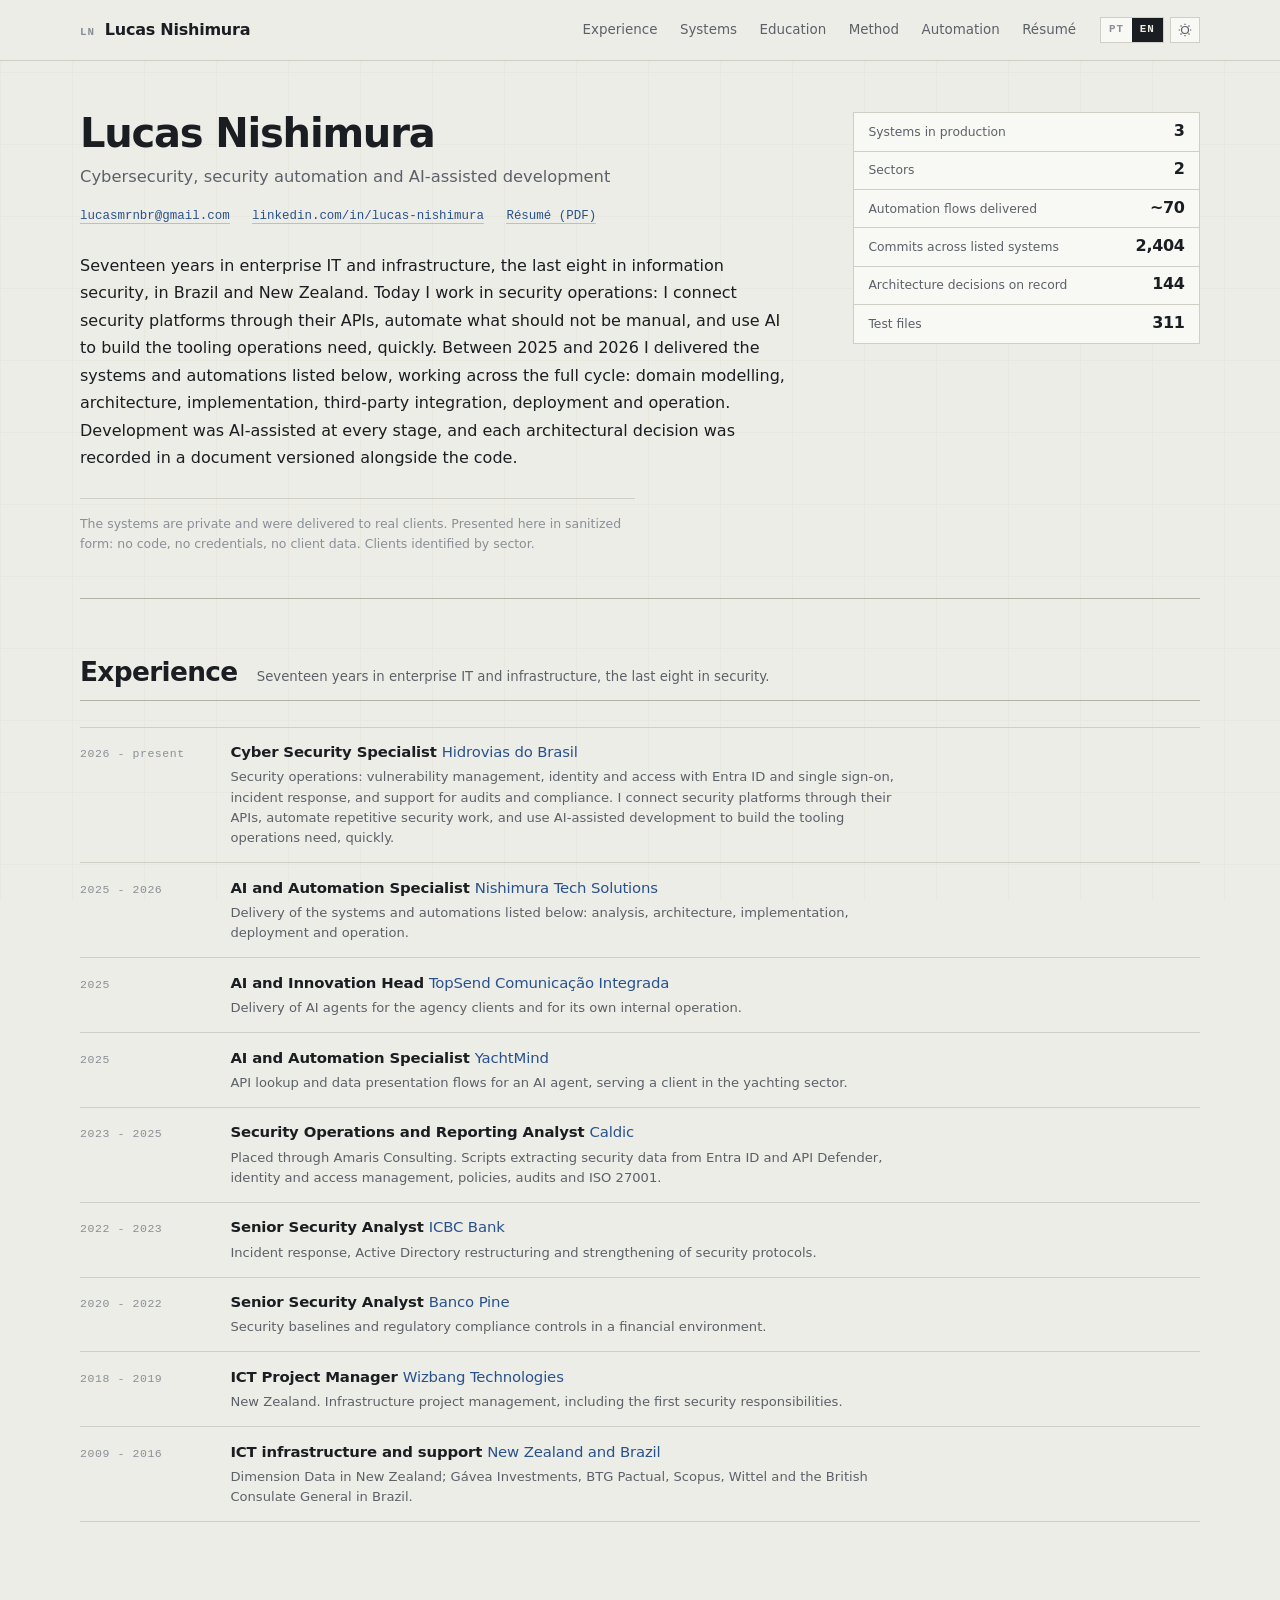
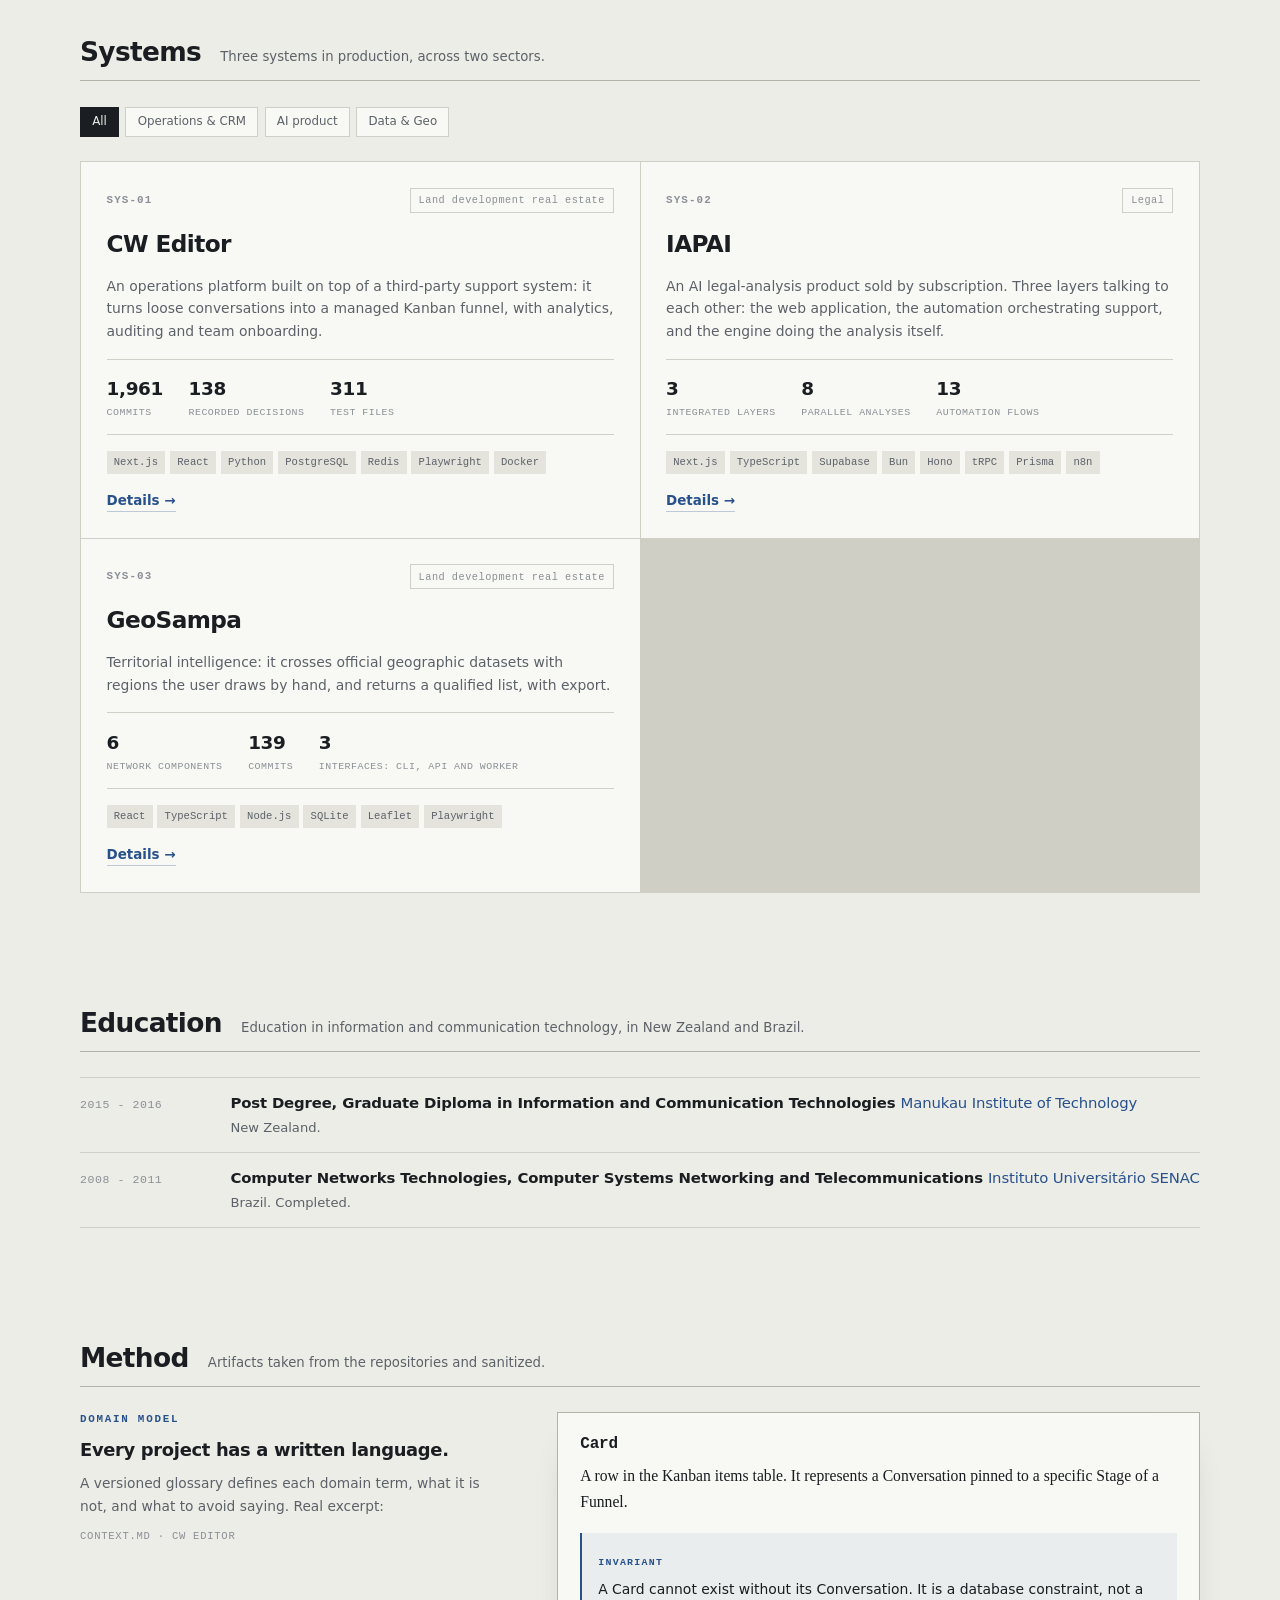
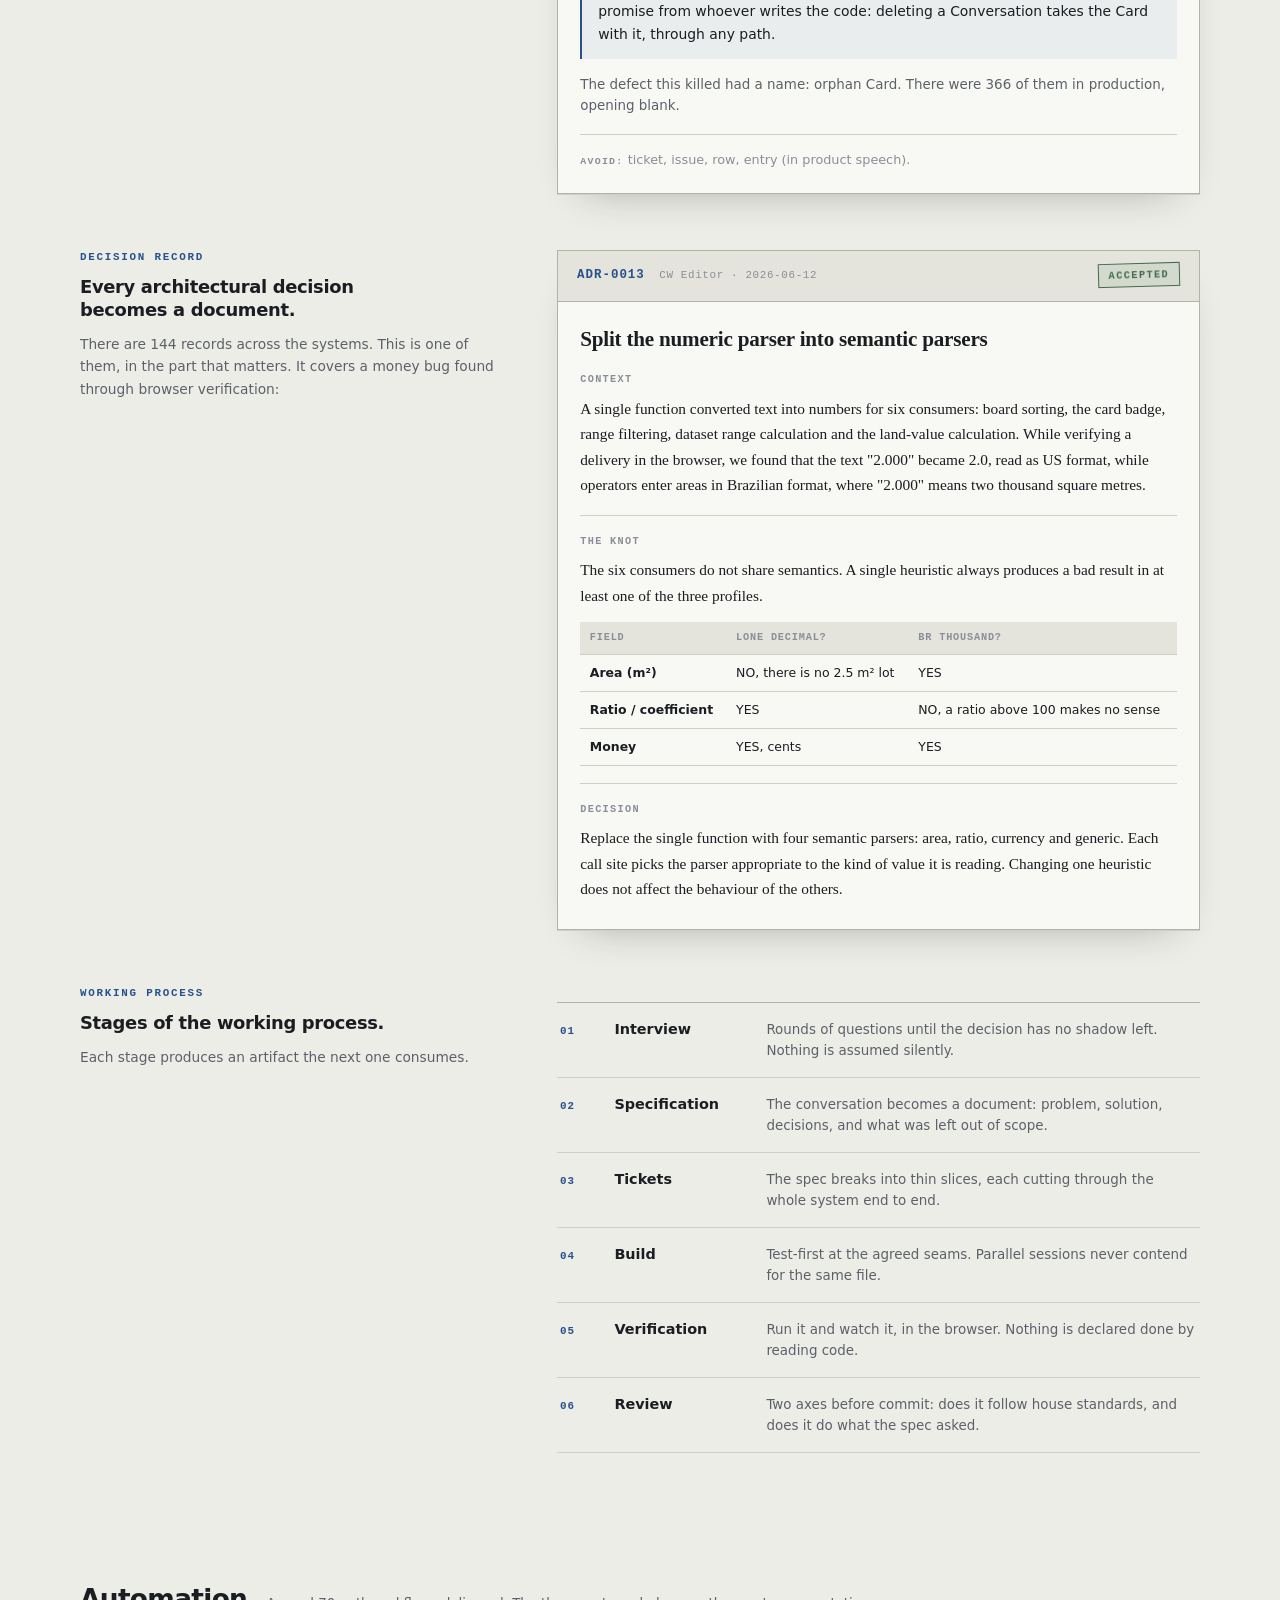
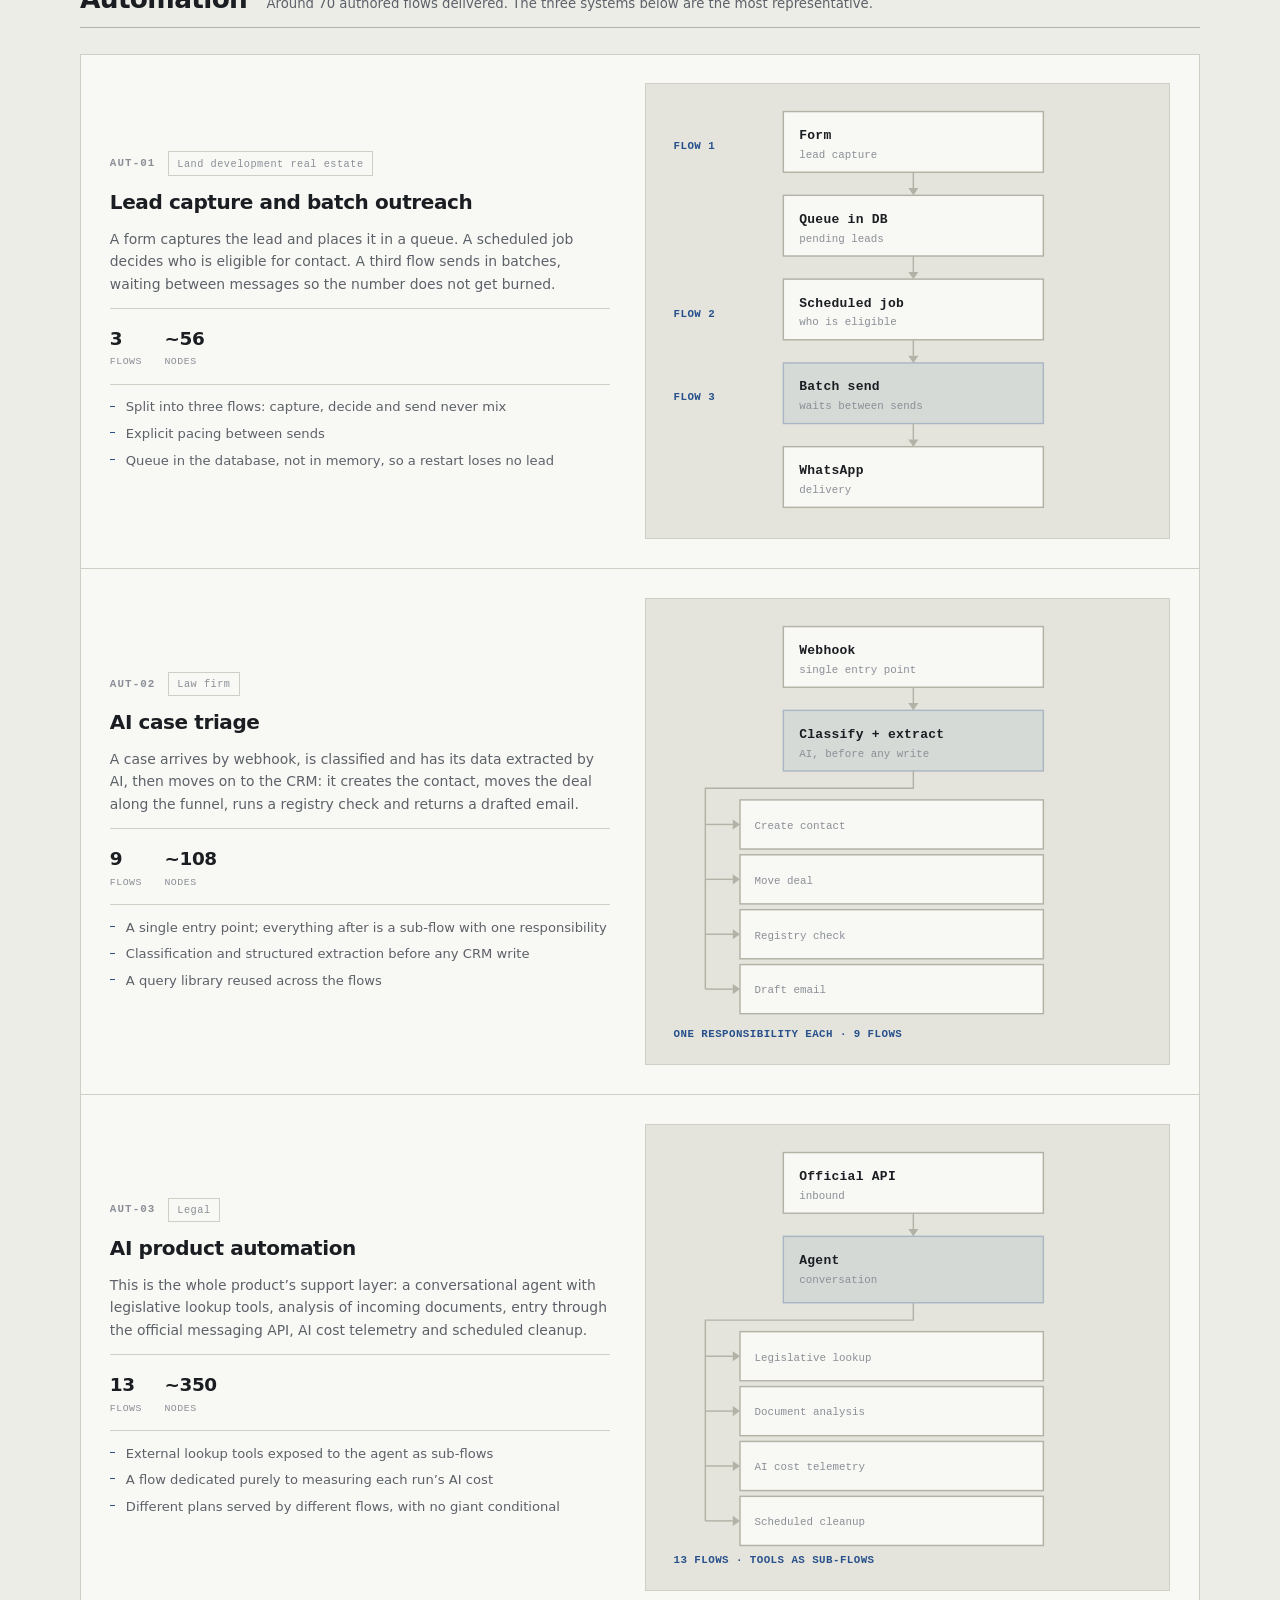
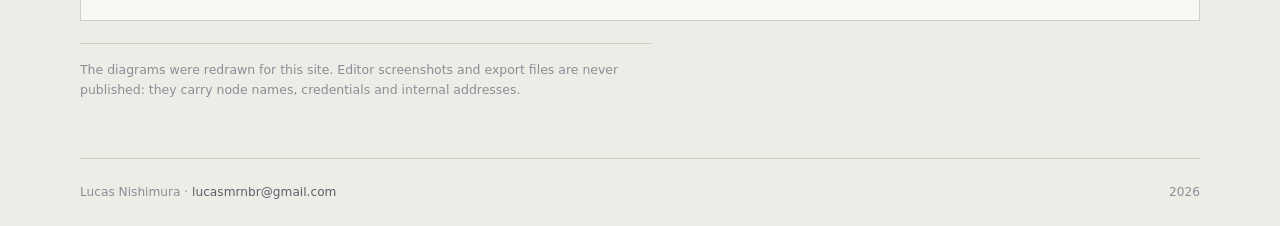
<file: index.html>
<!doctype html>
<html lang="pt-BR">
<head>
<meta charset="utf-8" />
<meta name="viewport" content="width=device-width, initial-scale=1" />
<title>Lucas Nishimura</title>
<meta name="description" content="Portfólio de Lucas Nishimura. Sistemas de operação, automação de processos e segurança: três em produção, em dois setores." />
<meta name="author" content="Lucas Nishimura" />
<link rel="canonical" href="https://lucasvnd.github.io/" />

<meta property="og:type" content="profile" />
<meta property="og:site_name" content="Lucas Nishimura" />
<meta property="og:title" content="Lucas Nishimura" />
<meta property="og:description" content="Sistemas de operação, automação de processos e segurança. Três em produção, em dois setores." />
<meta property="og:url" content="https://lucasvnd.github.io/" />
<meta property="og:locale" content="pt_BR" />
<meta property="og:locale:alternate" content="en_US" />
<meta property="og:image" content="https://lucasvnd.github.io/og.png" />
<meta property="og:image:width" content="1200" />
<meta property="og:image:height" content="630" />
<meta name="twitter:card" content="summary_large_image" />
<meta name="twitter:title" content="Lucas Nishimura" />
<meta name="twitter:description" content="Sistemas de operação, automação de processos e segurança. Três em produção, em dois setores." />
<meta name="twitter:image" content="https://lucasvnd.github.io/og.png" />

<link rel="icon" href="data:image/svg+xml,%3Csvg xmlns='http://www.w3.org/2000/svg' viewBox='0 0 32 32'%3E%3Crect width='32' height='32' fill='%2328518C'/%3E%3Cpath d='M8 7h3v14h8v3H8z' fill='%23fff'/%3E%3Crect x='19' y='7' width='5' height='3' fill='%23fff'/%3E%3C/svg%3E" />
<meta name="theme-color" content="#EDEDE7" media="(prefers-color-scheme: light)" />
<meta name="theme-color" content="#15161A" media="(prefers-color-scheme: dark)" />

<link rel="stylesheet" href="./styles.css" />

<script>
  /* Antes da primeira pintura: sem isso, quem usa tema claro leva um flash
     escuro (e vice-versa) a cada carregamento. */
  (function () {
    try {
      var t = localStorage.getItem('portfolio-theme');
      if (t === 'light' || t === 'dark') document.documentElement.dataset.theme = t;
      var l = new URLSearchParams(location.search).get('lang') || localStorage.getItem('portfolio-lang');
      if (l === 'en' || l === 'pt') document.documentElement.lang = l === 'en' ? 'en' : 'pt-BR';
    } catch (e) { /* localStorage bloqueado: os padrões seguem valendo */ }
  })();
</script>

<script type="application/ld+json">
{
  "@context": "https://schema.org",
  "@type": "Person",
  "name": "Lucas Nishimura",
  "url": "https://lucasvnd.github.io/",
  "email": "mailto:lucasmrnbr@gmail.com",
  "jobTitle": "Desenvolvedor de software",
  "description": "Desenvolvimento de software, automação e segurança.",
  "sameAs": ["https://www.linkedin.com/in/lucas-nishimura"],
  "knowsAbout": ["n8n", "Next.js", "TypeScript", "Python", "PostgreSQL", "Automação de processos", "Segurança da informação"]
}
</script>
</head>

<body>
<a class="skip-link" href="#main" data-i18n="ui.skipToContent">Pular para o conteúdo</a>

<header class="masthead">
  <div class="shell masthead-inner">
    <a class="brand" href="#top">
      <span class="ident">LN</span>
      <span class="brand-name">Lucas Nishimura</span>
    </a>
    <nav aria-label="Seções">
      <a href="#experiencia" data-i18n="nav.experience">Experiência</a>
      <a href="#sistemas" data-i18n="nav.systems">Sistemas</a>
      <a href="#formacao" data-i18n="nav.education">Formação</a>
      <a href="#metodo" data-i18n="nav.method">Método</a>
      <a href="#automacoes" data-i18n="nav.automations">Automações</a>
      <a href="./cv.html" data-i18n="cv.title">Currículo</a>
    </nav>
    <div class="masthead-tools">
      <div class="lang-switch" id="lang-switch" role="group" aria-label="Idioma / Language">
        <button type="button" data-lang="pt" aria-pressed="true">PT</button>
        <button type="button" data-lang="en" aria-pressed="false">EN</button>
      </div>
      <button type="button" class="icon-button" id="theme-toggle" aria-label="Alternar tema">
        <svg viewBox="0 0 16 16" aria-hidden="true" fill="none" stroke="currentColor" stroke-width="1.4">
          <circle cx="8" cy="8" r="4" /><path d="M8 .8v1.6M8 13.6v1.6M.8 8h1.6M13.6 8h1.6M2.9 2.9l1.1 1.1M12 12l1.1 1.1M13.1 2.9L12 4M4 12l-1.1 1.1" />
        </svg>
      </button>
    </div>
  </div>
</header>

<main id="main">
  <div id="top"></div>

  <!-- Perfil: abre como uma página de perfil, não como um anúncio. -->
  <section class="shell profile">
    <div class="profile-main">
      <h1>Lucas Nishimura</h1>
      <p class="profile-role" data-i18n="profile.role"></p>
      <ul class="profile-links" id="profile-links"></ul>
      <p class="profile-bio" data-i18n="profile.bio"></p>
      <p class="profile-disclosure" data-i18n="profile.disclosure"></p>
    </div>
    <dl class="facts" id="facts" aria-label="Números"></dl>
  </section>

  <section class="shell section" id="experiencia">
    <div class="section-head">
      <h2 data-i18n="experience.title"></h2>
      <p class="section-note" data-i18n="experience.note"></p>
    </div>
    <ol class="roles" id="roles"></ol>
  </section>

  <section class="shell section" id="sistemas">
    <div class="section-head">
      <h2 data-i18n="systems.title"></h2>
      <p class="section-note" data-i18n="systems.note"></p>
    </div>
    <div class="filters" id="filters" role="group" aria-label="Filtrar"></div>
    <div class="system-grid" id="system-grid"></div>
  </section>

  <section class="shell section" id="formacao">
    <div class="section-head">
      <h2 data-i18n="education.title"></h2>
      <p class="section-note" data-i18n="education.note"></p>
    </div>
    <ol class="roles" id="education"></ol>
  </section>

  <section class="shell section" id="metodo">
    <div class="section-head">
      <h2 data-i18n="method.title"></h2>
      <p class="section-note" data-i18n="method.note"></p>
    </div>
    <div class="exhibits" id="exhibits"></div>
  </section>

  <section class="shell section" id="automacoes">
    <div class="section-head">
      <h2 data-i18n="automations.title"></h2>
      <p class="section-note" data-i18n="automations.note"></p>
    </div>
    <div class="auto-list" id="auto-list"></div>
    <p class="auto-note" data-i18n="automations.diagramNote"></p>
  </section>
</main>

<footer class="shell site-footer">
  <span id="footer-contact"></span>
  <span id="footer-year"></span>
</footer>

<dialog class="record-dialog" id="record-dialog" aria-label="Detalhes do sistema">
  <div class="dialog-head">
    <span class="ident" id="dialog-ident"></span>
    <button type="button" class="dialog-close" id="dialog-close" aria-label="Fechar">
      <svg viewBox="0 0 16 16" width="11" height="11" aria-hidden="true" stroke="currentColor" stroke-width="1.6"><path d="M3 3l10 10M13 3L3 13" /></svg>
    </button>
  </div>
  <div class="dialog-body" id="dialog-body"></div>
</dialog>

<noscript>
  <p style="padding:2rem;text-align:center">Este portfólio precisa de JavaScript para montar o conteúdo nos dois idiomas. Escreva para lucasmrnbr@gmail.com.</p>
</noscript>

<script type="module" src="./script.js"></script>
</body>
</html>
</file>
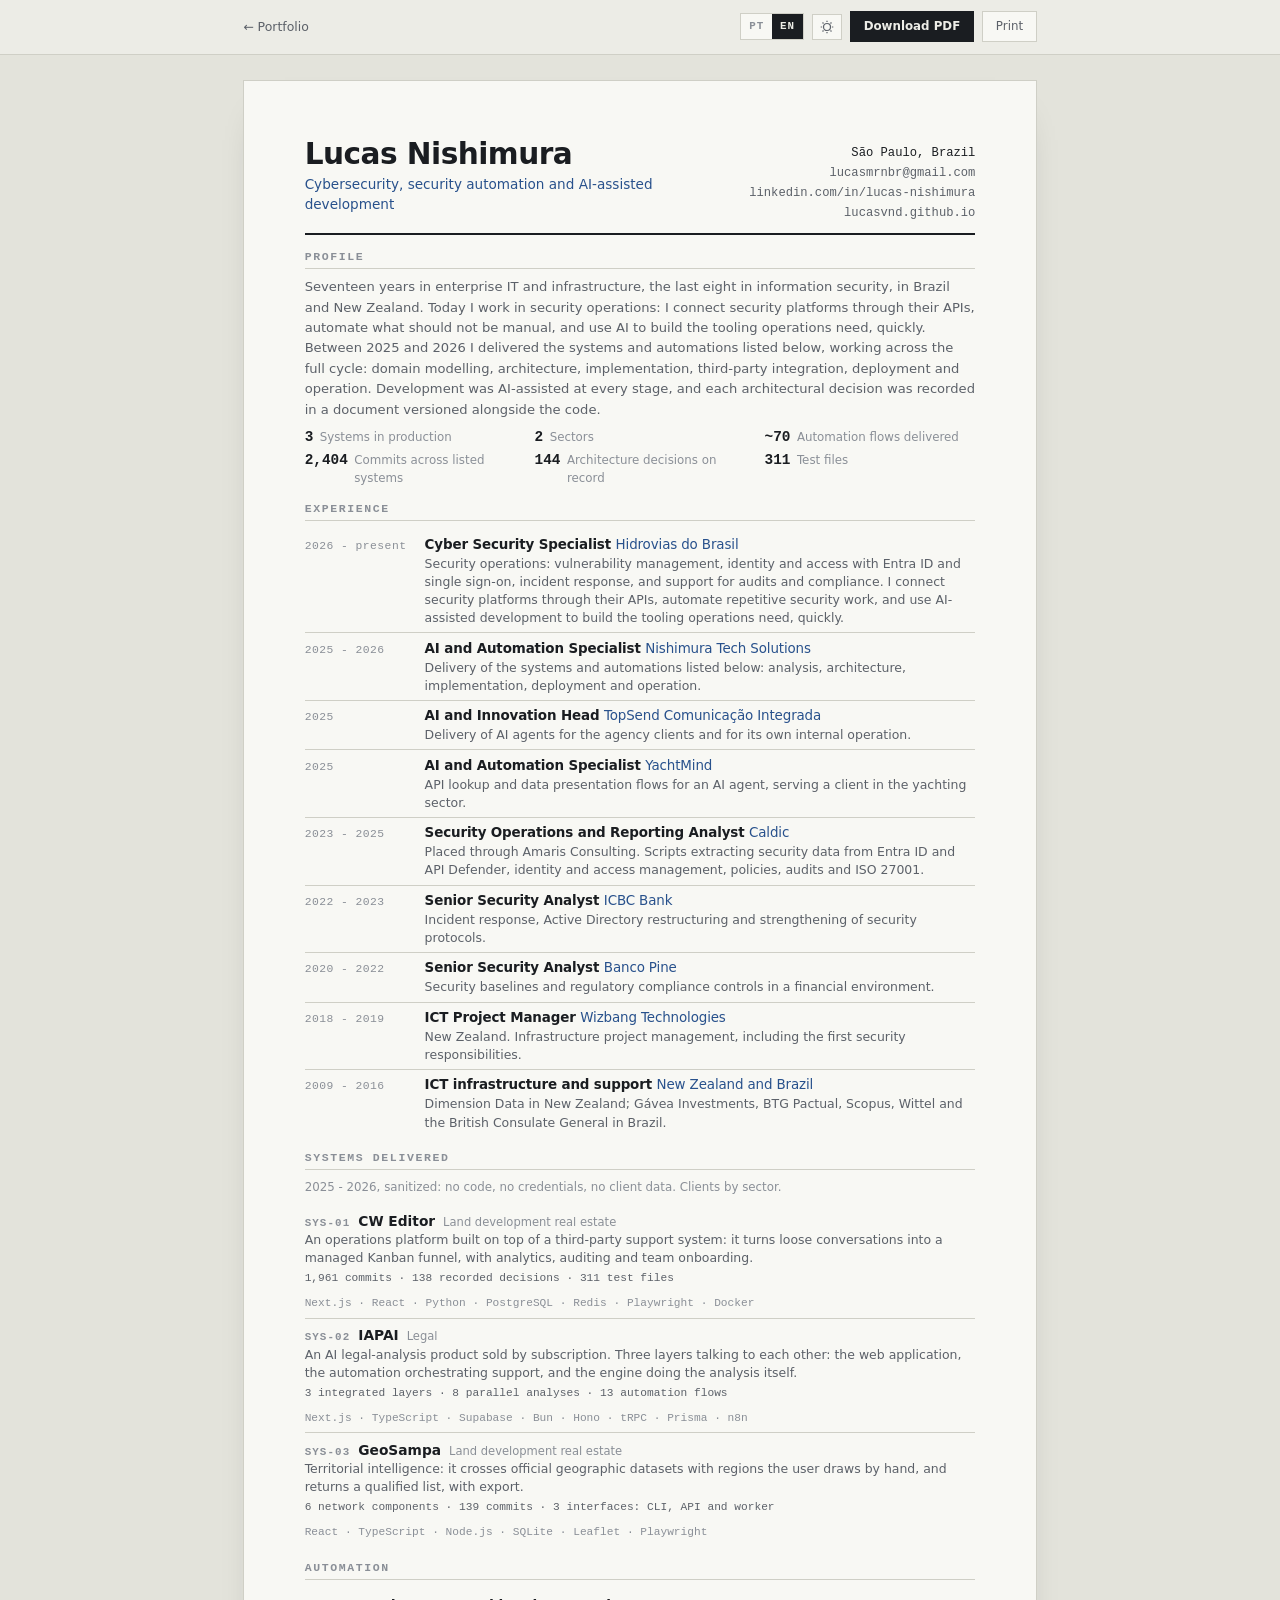
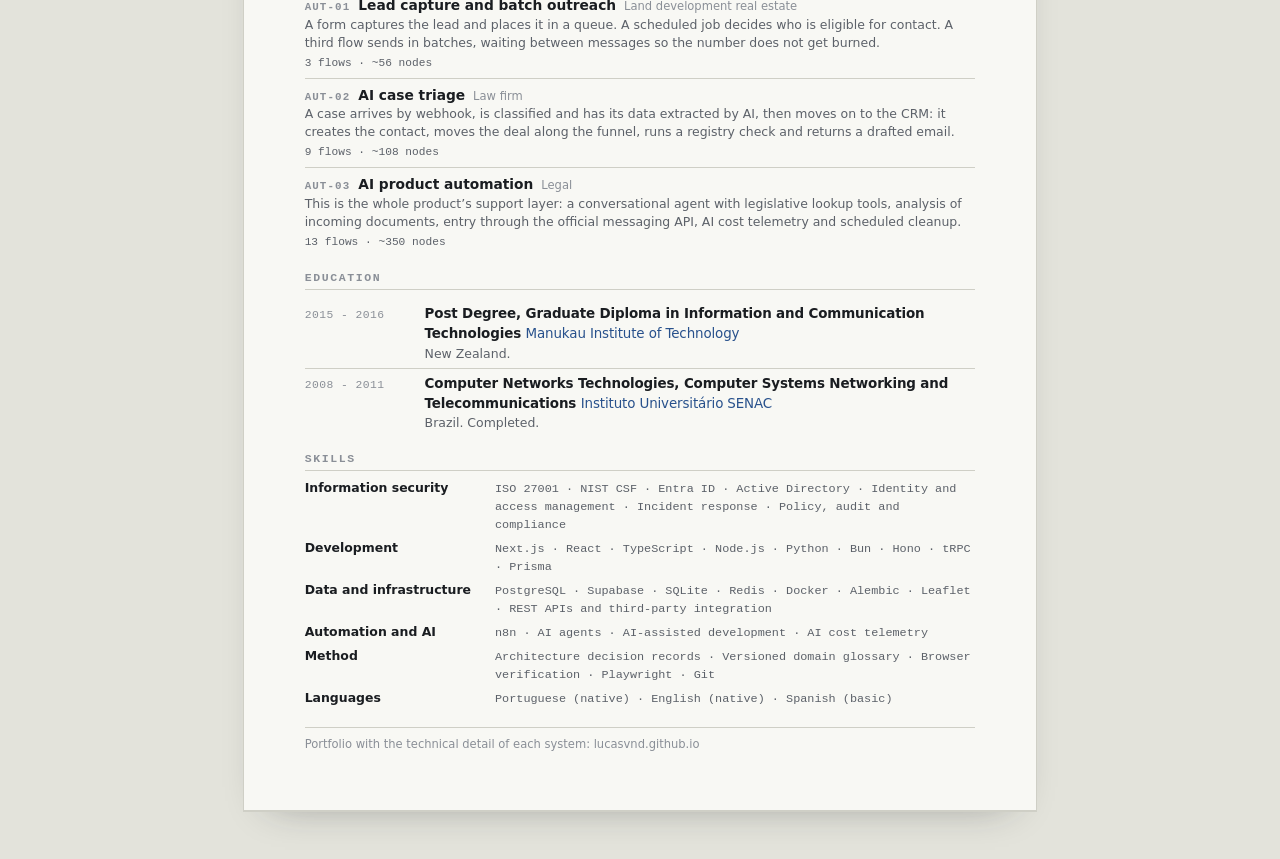
<file: cv.html>
<!doctype html>
<html lang="pt-BR">
<head>
<meta charset="utf-8" />
<meta name="viewport" content="width=device-width, initial-scale=1" />
<title>Lucas Nishimura — Currículo</title>
<meta name="description" content="Currículo de Lucas Nishimura: segurança da informação, automação e desenvolvimento assistido por IA. Versão em PDF de uma folha A4." />
<meta name="author" content="Lucas Nishimura" />
<link rel="canonical" href="https://lucasvnd.github.io/cv.html" />

<meta property="og:type" content="profile" />
<meta property="og:site_name" content="Lucas Nishimura" />
<meta property="og:title" content="Lucas Nishimura — Currículo" />
<meta property="og:description" content="Segurança da informação, automação e desenvolvimento assistido por IA." />
<meta property="og:url" content="https://lucasvnd.github.io/cv.html" />
<meta property="og:image" content="https://lucasvnd.github.io/og.png" />

<link rel="icon" href="data:image/svg+xml,%3Csvg xmlns='http://www.w3.org/2000/svg' viewBox='0 0 32 32'%3E%3Crect width='32' height='32' fill='%2328518C'/%3E%3Cpath d='M8 7h3v14h8v3H8z' fill='%23fff'/%3E%3Crect x='19' y='7' width='5' height='3' fill='%23fff'/%3E%3C/svg%3E" />
<meta name="theme-color" content="#EDEDE7" media="(prefers-color-scheme: light)" />
<meta name="theme-color" content="#15161A" media="(prefers-color-scheme: dark)" />

<link rel="stylesheet" href="./styles.css" />
<link rel="stylesheet" href="./cv.css" />

<script>
  /* Mesmo pré-ajuste do portfólio: tema e idioma antes da primeira pintura,
     para não piscar o tema errado nem o idioma errado. */
  (function () {
    try {
      var t = localStorage.getItem('portfolio-theme');
      if (t === 'light' || t === 'dark') document.documentElement.dataset.theme = t;
      var l = new URLSearchParams(location.search).get('lang') || localStorage.getItem('portfolio-lang');
      if (l === 'en' || l === 'pt') document.documentElement.lang = l === 'en' ? 'en' : 'pt-BR';
    } catch (e) { /* localStorage bloqueado: os padrões seguem valendo */ }
  })();
</script>
</head>

<body class="cv-page">

<!-- Barra de ferramentas: só existe na tela. O papel não a imprime. -->
<div class="cv-bar">
  <a class="cv-back" href="./index.html">
    <span aria-hidden="true">←</span> <span data-i18n="cv.backLabel">Portfólio</span>
  </a>
  <div class="cv-bar-tools">
    <div class="lang-switch" id="lang-switch" role="group" aria-label="Idioma / Language">
      <button type="button" data-lang="pt" aria-pressed="true">PT</button>
      <button type="button" data-lang="en" aria-pressed="false">EN</button>
    </div>
    <button type="button" class="icon-button" id="theme-toggle" aria-label="Alternar tema">
      <svg viewBox="0 0 16 16" aria-hidden="true" fill="none" stroke="currentColor" stroke-width="1.4">
        <circle cx="8" cy="8" r="4" /><path d="M8 .8v1.6M8 13.6v1.6M.8 8h1.6M13.6 8h1.6M2.9 2.9l1.1 1.1M12 12l1.1 1.1M13.1 2.9L12 4M4 12l-1.1 1.1" />
      </svg>
    </button>
    <a class="cv-action" id="cv-download" href="./cv/lucas-nishimura-cv-pt.pdf" download data-i18n="cv.download">Baixar PDF</a>
    <button type="button" class="cv-action cv-action-ghost" id="cv-print" data-i18n="cv.print">Imprimir</button>
  </div>
</div>

<main class="sheet-a4" id="cv">
  <header class="cv-head">
    <div class="cv-head-main">
      <h1>Lucas Nishimura</h1>
      <p class="cv-role" data-i18n="profile.role"></p>
    </div>
    <ul class="cv-contact" id="cv-contact"></ul>
  </header>

  <section class="cv-block">
    <h2 data-i18n="cv.profileTitle"></h2>
    <p class="cv-profile" data-i18n="profile.bio"></p>
    <dl class="cv-facts" id="cv-facts" aria-label="Números"></dl>
  </section>

  <section class="cv-block">
    <h2 data-i18n="experience.title"></h2>
    <ol class="cv-list" id="cv-experience"></ol>
  </section>

  <section class="cv-block">
    <h2 data-i18n="cv.systemsTitle"></h2>
    <p class="cv-note" data-i18n="cv.systemsNote"></p>
    <ul class="cv-systems" id="cv-systems"></ul>
  </section>

  <section class="cv-block">
    <h2 data-i18n="cv.automationsTitle"></h2>
    <ul class="cv-autos" id="cv-automations"></ul>
  </section>

  <section class="cv-block">
    <h2 data-i18n="education.title"></h2>
    <ol class="cv-list" id="cv-education"></ol>
  </section>

  <section class="cv-block">
    <h2 data-i18n="cv.skillsTitle"></h2>
    <dl class="cv-skills" id="cv-skills"></dl>
  </section>

  <footer class="cv-foot">
    <span data-i18n="cv.footerNote"></span>
  </footer>
</main>

<noscript>
  <p style="padding:2rem;text-align:center">Esta página monta o currículo nos dois idiomas com JavaScript. Escreva para lucasmrnbr@gmail.com.</p>
</noscript>

<script type="module" src="./cv.js"></script>
</body>
</html>
</file>
<file: styles.css>
/* ==========================================================================
   Portfólio de Lucas Nishimura
   Linguagem visual: dossiê técnico. Papel manila, tinta de arquivo, carimbo
   de status, identificador em mono. O rastro de decisão é o assunto, então
   é ele que dita a forma.

   Temas: :root carrega a paleta clara completa. O escuro é redefinido em
   dois lugares (preferência de sistema e escolha explícita) e SÓ mexe em
   tokens. Nenhuma cor nasce dentro de um bloco de tema.
   ========================================================================== */

:root {
  /* Papel e tinta */
  --paper:        #ededE7;
  --paper-edge:   #E3E3DB;
  --surface:      #F8F8F4;
  --well:         #E4E4DC;
  --ink:          #1A1D21;
  --ink-soft:     #5C6169;
  --ink-faint:    #8A8F97;
  --rule:         #CFCFC6;
  --rule-strong:  #B2B2A6;

  /* Azul de arquivo: a caneta que assina o registro */
  --accent:       #28518C;
  --accent-ink:   #1C3A66;
  --accent-soft:  rgba(40, 81, 140, .07);
  --accent-line:  rgba(40, 81, 140, .28);

  /* Carimbo de status: semântico, não é o acento */
  --stamp:        #3F6B4A;
  --stamp-soft:   rgba(63, 107, 74, .09);

  --shadow-sheet: 0 1px 0 var(--rule), 0 18px 40px -28px rgba(26, 29, 33, .45);

  --sans:  ui-sans-serif, "Segoe UI Variable Text", "Segoe UI", system-ui, -apple-system, "Helvetica Neue", Arial, sans-serif;
  --mono:  ui-monospace, "Cascadia Mono", "Cascadia Code", Consolas, "SF Mono", Menlo, "Liberation Mono", monospace;
  --serif: "Iowan Old Style", "Palatino Linotype", Georgia, "Times New Roman", Times, serif;

  --shell: min(1120px, 100% - 3rem);
  --step:  clamp(.9rem, .82rem + .35vw, 1rem);

  color-scheme: light;
}

@media (prefers-color-scheme: dark) {
  :root:not([data-theme="light"]) {
    --paper:        #15161A;
    --paper-edge:   #101114;
    --surface:      #1D1F24;
    --well:         #121316;
    --ink:          #E9E9E3;
    --ink-soft:     #9BA0A8;
    --ink-faint:    #6E737B;
    --rule:         #32353B;
    --rule-strong:  #464A53;
    --accent:       #85ACE9;
    --accent-ink:   #A8C5F2;
    --accent-soft:  rgba(133, 172, 233, .10);
    --accent-line:  rgba(133, 172, 233, .32);
    --stamp:        #7FB98C;
    --stamp-soft:   rgba(127, 185, 140, .12);
    --shadow-sheet: 0 1px 0 var(--rule), 0 20px 46px -30px rgba(0, 0, 0, .8);
    color-scheme: dark;
  }
}

:root[data-theme="dark"] {
  --paper:        #15161A;
  --paper-edge:   #101114;
  --surface:      #1D1F24;
  --well:         #121316;
  --ink:          #E9E9E3;
  --ink-soft:     #9BA0A8;
  --ink-faint:    #6E737B;
  --rule:         #32353B;
  --rule-strong:  #464A53;
  --accent:       #85ACE9;
  --accent-ink:   #A8C5F2;
  --accent-soft:  rgba(133, 172, 233, .10);
  --accent-line:  rgba(133, 172, 233, .32);
  --stamp:        #7FB98C;
  --stamp-soft:   rgba(127, 185, 140, .12);
  --shadow-sheet: 0 1px 0 var(--rule), 0 20px 46px -30px rgba(0, 0, 0, .8);
  color-scheme: dark;
}

/* --------------------------------------------------------------- base --- */

*, *::before, *::after { box-sizing: border-box; }

html { scroll-behavior: smooth; -webkit-text-size-adjust: 100%; }

body {
  margin: 0;
  background: var(--paper);
  color: var(--ink);
  font-family: var(--sans);
  font-size: var(--step);
  line-height: 1.6;
  overflow-x: hidden;
  text-rendering: optimizeLegibility;
}

/* Trama fina de papel: dá textura sem virar ruído. */
body::before {
  content: "";
  position: fixed;
  inset: 0;
  z-index: -1;
  pointer-events: none;
  opacity: .5;
  background-image:
    linear-gradient(var(--paper-edge) 1px, transparent 1px),
    linear-gradient(90deg, var(--paper-edge) 1px, transparent 1px);
  background-size: 72px 72px;
}

img { max-width: 100%; display: block; }
a { color: inherit; }
button { font: inherit; color: inherit; }

:focus-visible {
  outline: 2px solid var(--accent);
  outline-offset: 3px;
  border-radius: 2px;
}

.shell { width: var(--shell); margin-inline: auto; }

.skip-link {
  position: absolute;
  left: .75rem;
  top: -4rem;
  z-index: 100;
  padding: .6rem 1rem;
  background: var(--accent);
  color: #fff;
  font: 600 .8rem/1 var(--mono);
  letter-spacing: .04em;
  text-decoration: none;
  transition: top .18s ease;
}
.skip-link:focus-visible { top: .75rem; }

/* Rótulos em mono: a voz dos identificadores */
.eyebrow {
  margin: 0;
  font: 600 .68rem/1.3 var(--mono);
  letter-spacing: .16em;
  text-transform: uppercase;
  color: var(--accent);
}

.ident {
  font: 600 .68rem/1 var(--mono);
  letter-spacing: .1em;
  color: var(--ink-faint);
}

h1, h2, h3 { margin: 0; text-wrap: balance; letter-spacing: -.018em; font-weight: 640; }
h1 { font-size: clamp(2.1rem, 1.4rem + 3vw, 3.5rem); line-height: 1.08; }
h2 { font-size: clamp(1.55rem, 1.15rem + 1.8vw, 2.35rem); line-height: 1.14; }
h3 { font-size: 1.12rem; line-height: 1.3; }

p { margin: 0; }
.lead { max-width: 62ch; color: var(--ink-soft); line-height: 1.7; }

/* ------------------------------------------------------------- header --- */

.masthead {
  position: sticky;
  top: 0;
  z-index: 30;
  background: color-mix(in srgb, var(--paper) 88%, transparent);
  backdrop-filter: blur(12px);
  border-bottom: 1px solid var(--rule);
}
.masthead-inner {
  display: flex;
  align-items: center;
  gap: 1.5rem;
  min-height: 60px;
}
.brand {
  display: flex;
  align-items: baseline;
  gap: .6rem;
  text-decoration: none;
  margin-right: auto;
}
.brand-name { font-weight: 640; letter-spacing: -.015em; }

.masthead nav {
  display: flex;
  gap: 1.4rem;
  font-size: .84rem;
  color: var(--ink-soft);
}
.masthead nav a { text-decoration: none; padding-block: .25rem; border-bottom: 1px solid transparent; }
.masthead nav a:hover { color: var(--ink); border-bottom-color: var(--accent-line); }

.masthead-tools { display: flex; align-items: center; gap: .4rem; }

.lang-switch {
  display: flex;
  border: 1px solid var(--rule);
  background: var(--surface);
}
.lang-switch button {
  padding: .3rem .5rem;
  border: 0;
  background: none;
  cursor: pointer;
  font: 600 .68rem/1.4 var(--mono);
  letter-spacing: .08em;
  color: var(--ink-faint);
}
.lang-switch button[aria-pressed="true"] { background: var(--ink); color: var(--paper); }

.icon-button {
  width: 30px; height: 26px;
  display: grid; place-items: center;
  border: 1px solid var(--rule);
  background: var(--surface);
  cursor: pointer;
  color: var(--ink-soft);
}
.icon-button:hover { color: var(--ink); border-color: var(--rule-strong); }
.icon-button svg { width: 14px; height: 14px; }

/* ------------------------------------------------------------- perfil --- */
/* Abre como pagina de perfil: nome, funcao, links, descricao. Sem manchete,
   sem chamada para acao, sem primeira dobra de anuncio. */

.profile {
  display: grid;
  grid-template-columns: 1.55fr .75fr;
  gap: 3.5rem;
  padding-block: 3.2rem 2.8rem;
  align-items: start;
  border-bottom: 1px solid var(--rule-strong);
}
.profile-main { display: flex; flex-direction: column; gap: .55rem; }
.profile h1 { font-size: clamp(1.9rem, 1.4rem + 1.5vw, 2.5rem); letter-spacing: -.03em; }
.profile-role { color: var(--ink-soft); font-size: 1.02rem; }
.profile-links {
  display: flex; flex-wrap: wrap; gap: .3rem 1.4rem;
  margin: .5rem 0 0; padding: 0; list-style: none;
  font: .78rem/1.6 var(--mono);
}
.profile-links a { color: var(--accent); text-decoration: none; border-bottom: 1px solid var(--accent-line); }
.profile-links a:hover { border-bottom-color: var(--accent); }
.profile-bio { max-width: 70ch; margin-top: 1rem; line-height: 1.72; }
.profile-disclosure {
  max-width: 70ch; margin-top: 1.1rem; padding-top: .9rem;
  border-top: 1px solid var(--rule);
  font-size: .78rem; line-height: 1.6; color: var(--ink-faint);
}

/* Ficha de dados: tabela, nao vitrine de numeros. */
.facts { margin: 0; border: 1px solid var(--rule); background: var(--surface); }
.fact {
  display: grid; grid-template-columns: 1fr auto; gap: 1rem;
  align-items: baseline; padding: .6rem .9rem;
  border-bottom: 1px solid var(--rule);
}
.fact:last-child { border-bottom: 0; }
.fact dt { font-size: .77rem; line-height: 1.4; color: var(--ink-soft); }
.fact dd {
  margin: 0; font: 640 1rem/1 var(--sans);
  font-variant-numeric: tabular-nums; letter-spacing: -.02em;
}

/* Botao: sobrou so na pagina de erro. */
.button {
  display: inline-flex; align-items: center; gap: .5rem;
  padding: .62rem 1.05rem; border: 1px solid transparent;
  text-decoration: none; font-size: .86rem; font-weight: 560; cursor: pointer;
  transition: background .18s ease, border-color .18s ease, color .18s ease;
}
.button-primary { background: var(--accent); color: #fff; }
.button-primary:hover { background: var(--accent-ink); }


/* -------------------------------------------------------- experiencia --- */
/* Linha densa: periodo em mono, cargo, organizacao, uma linha de substancia.
   Quatro cargos ocupam menos que um card de sistema. */

.roles { list-style: none; margin: 0; padding: 0; border-top: 1px solid var(--rule); }
.role {
  display: grid; grid-template-columns: 8rem 1fr; gap: 1.4rem;
  padding: .85rem 0; border-bottom: 1px solid var(--rule); align-items: baseline;
}
.role-period {
  font: .72rem/1.7 var(--mono); letter-spacing: .05em;
  color: var(--ink-faint); font-variant-numeric: tabular-nums; white-space: nowrap;
}
.role-body { display: flex; flex-direction: column; gap: .15rem; }
.role-title { font-size: .93rem; font-weight: 620; letter-spacing: -.01em; }
.role-org { font-weight: 400; color: var(--accent); }
.role-detail { font-size: .82rem; line-height: 1.55; color: var(--ink-soft); max-width: 80ch; }

/* ------------------------------------------------------------- seções --- */

.section { padding-block: 3.6rem; }
.section-head {
  display: flex; flex-wrap: wrap; align-items: baseline; gap: .2rem 1.2rem;
  margin-bottom: 1.6rem; padding-bottom: .8rem;
  border-bottom: 1px solid var(--rule-strong);
}
.section-head h2 { font-size: clamp(1.3rem, 1.1rem + .7vw, 1.65rem); letter-spacing: -.025em; }
.section-note { color: var(--ink-soft); font-size: .83rem; line-height: 1.5; }

/* ------------------------------------------------------------ sistemas --- */

.filters { display: flex; flex-wrap: wrap; gap: .4rem; margin-bottom: 1.5rem; }
.chip {
  padding: .34rem .7rem;
  border: 1px solid var(--rule);
  background: var(--surface);
  cursor: pointer;
  font: .74rem/1.5 var(--sans);
  color: var(--ink-soft);
}
.chip:hover { border-color: var(--rule-strong); color: var(--ink); }
.chip[aria-pressed="true"] { background: var(--ink); border-color: var(--ink); color: var(--paper); }

.system-grid { display: grid; grid-template-columns: repeat(2, minmax(0, 1fr)); gap: 1px; background: var(--rule); border: 1px solid var(--rule); }

.system {
  display: flex;
  flex-direction: column;
  gap: 1rem;
  padding: 1.6rem;
  background: var(--surface);
  transition: background .2s ease;
}
.system:hover { background: color-mix(in srgb, var(--accent-soft) 55%, var(--surface)); }
.system-top { display: flex; align-items: center; justify-content: space-between; gap: 1rem; }
.sector {
  padding: .2rem .5rem;
  border: 1px solid var(--rule);
  font: .64rem/1.6 var(--mono);
  letter-spacing: .05em;
  color: var(--ink-faint);
  white-space: nowrap;
}
.system h3 { font-size: 1.45rem; letter-spacing: -.025em; }
.system-summary { color: var(--ink-soft); font-size: .87rem; line-height: 1.62; }

.figures { display: flex; gap: 1.6rem; padding-block: .9rem; border-top: 1px solid var(--rule); border-bottom: 1px solid var(--rule); }
.figure strong { display: block; font-size: 1.15rem; font-variant-numeric: tabular-nums; letter-spacing: -.02em; }
.figure span { display: block; margin-top: .15rem; font: .62rem/1.4 var(--mono); letter-spacing: .05em; text-transform: uppercase; color: var(--ink-faint); }

.stack { display: flex; flex-wrap: wrap; gap: .3rem; }
.stack span { padding: .18rem .45rem; background: var(--well); font: .66rem/1.6 var(--mono); color: var(--ink-soft); }

.system-open {
  margin-top: auto;
  align-self: flex-start;
  padding: 0;
  border: 0;
  background: none;
  cursor: pointer;
  font-size: .84rem;
  font-weight: 560;
  color: var(--accent);
  border-bottom: 1px solid var(--accent-line);
}
.system-open:hover { border-bottom-color: var(--accent); }

/* Encaixe de captura: só aparece quando existe imagem de verdade. */
.shot-strip { display: grid; grid-template-columns: repeat(auto-fit, minmax(140px, 1fr)); gap: 1px; background: var(--rule); border: 1px solid var(--rule); }
.shot-strip img { aspect-ratio: 16 / 10; object-fit: cover; background: var(--well); }

/* ------------------------------------------------------------- método --- */

.exhibits { display: flex; flex-direction: column; gap: 3.5rem; }
.exhibit { display: grid; grid-template-columns: .8fr 1.2fr; gap: 3rem; align-items: start; }
.exhibit-copy { display: flex; flex-direction: column; gap: .7rem; position: sticky; top: 88px; }
.exhibit-note { font-size: .86rem; line-height: 1.65; color: var(--ink-soft); }
.exhibit-source { font: .66rem/1.5 var(--mono); letter-spacing: .07em; text-transform: uppercase; color: var(--ink-faint); }

/* Fac-símile de documento: a peça central */
.sheet { background: var(--surface); border: 1px solid var(--rule-strong); box-shadow: var(--shadow-sheet); }
.sheet-head {
  display: flex; flex-wrap: wrap; align-items: center; gap: .9rem;
  padding: .8rem 1.2rem;
  background: var(--well);
  border-bottom: 1px solid var(--rule-strong);
}
.sheet-id { font: 700 .78rem/1 var(--mono); letter-spacing: .08em; color: var(--accent); }
.sheet-meta { font: .68rem/1 var(--mono); letter-spacing: .06em; color: var(--ink-faint); }
.stamp {
  margin-left: auto;
  padding: .22rem .6rem;
  border: 1.5px solid var(--stamp);
  background: var(--stamp-soft);
  color: var(--stamp);
  font: 700 .64rem/1.5 var(--mono);
  letter-spacing: .14em;
  text-transform: uppercase;
  transform: rotate(-1.6deg);
}
.sheet-body { padding: 1.5rem 1.4rem 1.7rem; }
.sheet-title { font-family: var(--serif); font-size: 1.32rem; line-height: 1.3; font-weight: 600; letter-spacing: -.01em; margin-bottom: 1.2rem; }
.sheet-section { padding-top: 1.1rem; margin-top: 1.1rem; border-top: 1px solid var(--rule); }
.sheet-section:first-of-type { border-top: 0; margin-top: 0; padding-top: 0; }
.sheet-h { font: 700 .64rem/1.5 var(--mono); letter-spacing: .13em; text-transform: uppercase; color: var(--ink-faint); margin-bottom: .5rem; }
.sheet-p { font-family: var(--serif); font-size: .96rem; line-height: 1.66; color: var(--ink); }
.sheet-p + .sheet-p { margin-top: .7rem; }

.sheet-table-wrap { overflow-x: auto; margin-block: .9rem; }
.sheet-table { width: 100%; border-collapse: collapse; font-size: .78rem; }
.sheet-table th, .sheet-table td { padding: .5rem .6rem; text-align: left; border-bottom: 1px solid var(--rule); vertical-align: top; }
.sheet-table th { font: 700 .64rem/1.5 var(--mono); letter-spacing: .08em; text-transform: uppercase; color: var(--ink-faint); background: var(--well); }
.sheet-table td:first-child { font-weight: 600; white-space: nowrap; }

/* Glossário de domínio */
.term-block { padding: 1.4rem; background: var(--surface); border: 1px solid var(--rule-strong); box-shadow: var(--shadow-sheet); }
.term-name { font: 700 1rem/1 var(--mono); letter-spacing: -.01em; }
.term-def { margin-top: .7rem; font-family: var(--serif); font-size: .98rem; line-height: 1.66; }
.callout { margin-top: 1.1rem; padding: .9rem 1rem; background: var(--accent-soft); border-left: 2px solid var(--accent); }
.callout-label { font: 700 .62rem/1.5 var(--mono); letter-spacing: .13em; text-transform: uppercase; color: var(--accent); }
.callout p { margin-top: .35rem; font-size: .87rem; line-height: 1.6; }
.aftermath { margin-top: .9rem; font-size: .84rem; line-height: 1.6; color: var(--ink-soft); }
.avoid { margin-top: 1.1rem; padding-top: .9rem; border-top: 1px solid var(--rule); font-size: .8rem; color: var(--ink-faint); }
.avoid strong { font: 700 .62rem/1.5 var(--mono); letter-spacing: .13em; text-transform: uppercase; }

/* Sequência do processo, numerada porque a ordem carrega informação */
.process { border-top: 1px solid var(--rule-strong); }
.process-step { display: grid; grid-template-columns: 2.4rem 8.5rem 1fr; gap: 1rem; padding: .95rem .2rem; border-bottom: 1px solid var(--rule); align-items: baseline; }
.process-step > .ident { color: var(--accent); }
.process-step dt { font-weight: 600; font-size: .9rem; }
.process-step dd { margin: 0; font-size: .84rem; line-height: 1.55; color: var(--ink-soft); }

/* -------------------------------------------------------- automações --- */

.auto-list { display: flex; flex-direction: column; gap: 1px; background: var(--rule); border: 1px solid var(--rule); }
.auto { display: grid; grid-template-columns: 1fr 1.05fr; gap: 2.2rem; padding: 1.8rem; background: var(--surface); align-items: center; }
.auto-copy { display: flex; flex-direction: column; gap: .8rem; }
.auto-top { display: flex; align-items: center; gap: .8rem; flex-wrap: wrap; }
.auto h3 { font-size: 1.25rem; letter-spacing: -.02em; }
.auto-summary { font-size: .87rem; line-height: 1.62; color: var(--ink-soft); }
.auto-counts { display: flex; gap: 1.4rem; }
.auto-points { margin: 0; padding: 0; list-style: none; display: flex; flex-direction: column; gap: .4rem; }
.auto-points li { position: relative; padding-left: 1rem; font-size: .82rem; line-height: 1.55; color: var(--ink-soft); }
.auto-points li::before { content: ""; position: absolute; left: 0; top: .62em; width: 5px; height: 1px; background: var(--accent); }

.diagram { width: 100%; background: var(--well); border: 1px solid var(--rule); padding: 1rem; }
.diagram svg { width: 100%; height: auto; display: block; }
.d-box { fill: var(--surface); stroke: var(--rule-strong); }
.d-box-accent { fill: var(--accent-soft); stroke: var(--accent-line); }
.d-label { fill: var(--ink); font: 600 9px var(--mono); letter-spacing: .02em; }
.d-sub { fill: var(--ink-faint); font: 7.5px var(--mono); }
.d-line { stroke: var(--rule-strong); fill: none; }
.d-arrow { fill: var(--rule-strong); }
.d-note { fill: var(--accent); font: 600 7.5px var(--mono); letter-spacing: .04em; }

.auto-note { margin-top: 1.4rem; padding-top: 1rem; border-top: 1px solid var(--rule); font-size: .78rem; line-height: 1.6; color: var(--ink-faint); max-width: 72ch; }

.site-footer {
  display: flex; flex-wrap: wrap; justify-content: space-between;
  gap: 1rem; padding-block: 1.5rem;
  border-top: 1px solid var(--rule);
  font-size: .76rem; color: var(--ink-faint);
}
.site-footer a { color: var(--ink-soft); text-decoration: none; }
.site-footer a:hover { color: var(--accent); }

/* ------------------------------------------------------------- diálogo --- */

.record-dialog {
  width: min(720px, calc(100vw - 2rem));
  max-height: 86vh;
  padding: 0;
  border: 1px solid var(--rule-strong);
  background: var(--surface);
  color: var(--ink);
  box-shadow: 0 40px 80px -40px rgba(0, 0, 0, .55);
}
.record-dialog::backdrop { background: color-mix(in srgb, var(--ink) 55%, transparent); backdrop-filter: blur(3px); }
.dialog-head { position: sticky; top: 0; display: flex; align-items: center; gap: 1rem; padding: .8rem 1.2rem; background: var(--well); border-bottom: 1px solid var(--rule-strong); }
.dialog-close { margin-left: auto; width: 26px; height: 26px; display: grid; place-items: center; border: 1px solid var(--rule); background: var(--surface); cursor: pointer; }
.dialog-body { padding: 1.5rem 1.4rem 1.8rem; }
.dialog-body h2 { font-size: 1.75rem; margin-bottom: .8rem; }
.dialog-block { margin-top: 1.4rem; padding-top: 1.1rem; border-top: 1px solid var(--rule); }
.dialog-block ul { margin: .5rem 0 0; padding-left: 1.05rem; display: flex; flex-direction: column; gap: .4rem; }
.dialog-block li { font-size: .87rem; line-height: 1.55; color: var(--ink-soft); }

/* ---------------------------------------------------------------- 404 --- */

.page-404 { min-height: 100vh; display: grid; place-content: center; text-align: center; gap: 1rem; padding: 2rem; }
.page-404 .code { font: 700 clamp(4rem, 14vw, 8rem)/1 var(--mono); color: var(--accent); letter-spacing: -.04em; }

/* --------------------------------------------------------- responsivo --- */

@media (max-width: 940px) {
  :root { --shell: min(1120px, 100% - 2rem); }
  .masthead nav { display: none; }
  .profile { grid-template-columns: 1fr; gap: 2rem; padding-block: 2.4rem 2.2rem; }
  .system-grid { grid-template-columns: 1fr; }
  .exhibit { grid-template-columns: 1fr; gap: 1.6rem; }
  .exhibit-copy { position: static; }
  .auto { grid-template-columns: 1fr; gap: 1.5rem; }
}

@media (max-width: 560px) {
  .section { padding-block: 2.6rem; }
  .process-step { grid-template-columns: 2.2rem 1fr; }
  .process-step dd { grid-column: 2; }
  .figures { flex-wrap: wrap; gap: 1rem 1.4rem; }
}

@media (prefers-reduced-motion: reduce) {
  html { scroll-behavior: auto; }
  *, *::before, *::after { animation-duration: .01ms !important; transition-duration: .01ms !important; }
}

/* ------------------------------------------------------------ impressao --- */
/* Ctrl+P entrega um curriculo limpo: sem cabecalho fixo, sem filtros, sem
   seletor de idioma, sem trama de papel, e sem quebrar peca no meio. */

@media print {
  :root, :root[data-theme="dark"] {
    --paper: #fff; --paper-edge: #fff; --surface: #fff; --well: #fff;
    --ink: #000; --ink-soft: #333; --ink-faint: #555;
    --rule: #ccc; --rule-strong: #888;
    --accent: #000; --accent-ink: #000; --accent-soft: transparent; --accent-line: #888;
    --stamp: #000; --stamp-soft: transparent; --shadow-sheet: none;
    color-scheme: light;
  }
  @page { margin: 14mm; }

  body::before, .masthead, .filters, .lang-switch, .icon-button,
  .skip-link, .record-dialog, .system-open, .site-footer { display: none !important; }

  body { font-size: 10.5pt; }
  .shell { width: 100%; }
  .section { padding-block: 1.1rem; }
  .profile { padding-block: 0 1rem; border-bottom: 1px solid var(--rule-strong); }
  .profile h1 { font-size: 20pt; }

  .role, .system, .exhibit, .auto, .sheet, .term-block, .diagram, .process-step {
    break-inside: avoid; page-break-inside: avoid;
  }
  .section-head { break-after: avoid; page-break-after: avoid; }
  .system-grid { grid-template-columns: 1fr 1fr; }
  .exhibit, .auto { grid-template-columns: 1fr; gap: 1rem; }
  .exhibit-copy { position: static; }

  a { color: #000; text-decoration: none; }
  .profile-links a { border-bottom: 0; }
}
</file>
<file: cv.css>
/* ==========================================================================
   Currículo — folha A4
   Herda os tokens e a base de styles.css. Aqui só existe o que é da folha:
   uma medida fixa de papel, densidade de currículo e as regras de quebra
   de página. A tela mostra a mesma folha que sai na impressora.
   ========================================================================== */

.cv-page { background: var(--paper-edge); }

/* ------------------------------------------------------- barra de tela --- */
/* Não é parte do documento: some na impressão e no PDF. */

.cv-bar {
  position: sticky;
  top: 0;
  z-index: 5;
  display: flex;
  align-items: center;
  justify-content: space-between;
  gap: 1rem;
  flex-wrap: wrap;
  padding: .7rem max(1rem, (100% - 210mm) / 2);
  background: color-mix(in srgb, var(--paper) 88%, transparent);
  backdrop-filter: blur(8px);
  border-bottom: 1px solid var(--rule);
}
.cv-back {
  font: .78rem/1 var(--sans);
  color: var(--ink-soft);
  text-decoration: none;
}
.cv-back:hover { color: var(--accent); }
.cv-bar-tools { display: flex; align-items: center; gap: .5rem; }

.cv-action {
  padding: .36rem .8rem;
  border: 1px solid var(--ink);
  background: var(--ink);
  color: var(--paper);
  font: 600 .74rem/1.5 var(--sans);
  text-decoration: none;
  cursor: pointer;
}
.cv-action:hover { background: var(--accent); border-color: var(--accent); color: #fff; }
.cv-action-ghost {
  background: var(--surface);
  border-color: var(--rule);
  color: var(--ink-soft);
  font-weight: 500;
}
.cv-action-ghost:hover { background: var(--surface); border-color: var(--rule-strong); color: var(--ink); }

/* ------------------------------------------------------------- a folha --- */

.sheet-a4 {
  width: 210mm;
  max-width: calc(100% - 1.5rem);
  margin: 1.6rem auto 3rem;
  padding: 15mm 16mm;
  background: var(--surface);
  border: 1px solid var(--rule);
  box-shadow: var(--shadow-sheet);
  font-size: .82rem;
  line-height: 1.5;
}

/* Grade em vez de flex com wrap: o contato fica ancorado na direita do nome
   em qualquer largura de papel, em vez de cair para baixo quando a linha de
   função é longa (que é o caso em português). */
.cv-head {
  display: grid;
  grid-template-columns: minmax(0, 1fr) auto;
  align-items: start;
  gap: 1.5rem;
  padding-bottom: .7rem;
  border-bottom: 2px solid var(--ink);
}
.cv-head h1 { font-size: 1.85rem; line-height: 1.1; }
.cv-role { font-size: .85rem; color: var(--accent); margin-top: .2rem; }

.cv-contact {
  list-style: none;
  margin: 0;
  padding: 0;
  display: flex;
  flex-direction: column;
  gap: .12rem;
  text-align: right;
  font: .76rem/1.5 var(--mono);
  /* Desce até a altura da maiúscula do nome: alinhado ao "L", não ao topo
     invisível da caixa de texto. */
  padding-top: .35rem;
}
.cv-contact a { color: var(--ink-soft); text-decoration: none; }
.cv-contact a:hover { color: var(--accent); }

/* ------------------------------------------------------------- blocos --- */

.cv-block { padding-top: .95rem; }
.cv-block h2 {
  font: 600 .72rem/1 var(--mono);
  letter-spacing: .14em;
  text-transform: uppercase;
  color: var(--ink-faint);
  padding-bottom: .35rem;
  margin-bottom: .55rem;
  border-bottom: 1px solid var(--rule);
}
.cv-note { font-size: .74rem; color: var(--ink-faint); margin-bottom: .5rem; }
.cv-profile { color: var(--ink-soft); line-height: 1.55; max-width: 92ch; }

/* Ficha de números: linha compacta, não vitrine. */
.cv-facts {
  margin: .6rem 0 0;
  display: grid;
  grid-template-columns: repeat(3, minmax(0, 1fr));
  gap: .3rem 1.2rem;
}
.cv-fact { display: flex; align-items: baseline; gap: .4rem; }
.cv-fact dt { font-size: .74rem; color: var(--ink-faint); order: 2; }
.cv-fact dd {
  margin: 0;
  font: 640 .9rem/1 var(--mono);
  font-variant-numeric: tabular-nums;
  color: var(--ink);
}

/* Experiência e formação */
.cv-list { list-style: none; margin: 0; padding: 0; }
.cv-entry {
  display: grid;
  grid-template-columns: 6.6rem 1fr;
  gap: .9rem;
  padding: .32rem 0;
  align-items: baseline;
}
.cv-entry + .cv-entry { border-top: 1px solid var(--rule); }
.cv-period {
  font: .71rem/1.6 var(--mono);
  letter-spacing: .04em;
  color: var(--ink-faint);
  font-variant-numeric: tabular-nums;
  white-space: nowrap;
}
.cv-entry-title { font-size: .84rem; font-weight: 620; letter-spacing: -.01em; }
.cv-org { font-weight: 400; color: var(--accent); }
.cv-entry-detail { font-size: .78rem; line-height: 1.45; color: var(--ink-soft); }

/* Sistemas e automações */
.cv-systems, .cv-autos { list-style: none; margin: 0; padding: 0; }
.cv-system { padding: .38rem 0; }
.cv-system + .cv-system { border-top: 1px solid var(--rule); }
.cv-system-head { display: flex; align-items: baseline; gap: .5rem; flex-wrap: wrap; }
.cv-system-head strong { font-size: .86rem; font-weight: 640; }
.cv-sector { font-size: .72rem; color: var(--ink-faint); }
.cv-meta {
  display: flex;
  gap: .5rem 1rem;
  flex-wrap: wrap;
  margin-top: .18rem;
  font: .7rem/1.5 var(--mono);
  color: var(--ink-faint);
}
.cv-figures { color: var(--ink-soft); }

/* Competências */
.cv-skills { margin: 0; display: grid; gap: .28rem; }
.cv-skill { display: grid; grid-template-columns: 11rem 1fr; gap: .9rem; align-items: baseline; }
.cv-skill dt { font-size: .78rem; font-weight: 620; }
.cv-skill dd { margin: 0; font: .74rem/1.5 var(--mono); color: var(--ink-soft); }

.cv-foot {
  margin-top: 1.1rem;
  padding-top: .5rem;
  border-top: 1px solid var(--rule);
  font-size: .72rem;
  color: var(--ink-faint);
}

@media (max-width: 640px) {
  .sheet-a4 { padding: 9mm 7mm; }
  .cv-head { grid-template-columns: 1fr; gap: .6rem; }
  .cv-contact { text-align: left; }
  .cv-facts { grid-template-columns: repeat(2, minmax(0, 1fr)); }
  .cv-entry, .cv-skill { grid-template-columns: 1fr; gap: .15rem; }
}

/* ---------------------------------------------------------- impressão --- */
/* styles.css já força a paleta clara no papel; aqui cuidamos da folha. */

@media print {
  @page { size: A4; margin: 13mm 14mm; }

  .cv-page { background: #fff; }
  .cv-bar { display: none !important; }

  .sheet-a4 {
    width: 100%;
    max-width: none;
    margin: 0;
    padding: 0;
    border: 0;
    box-shadow: none;
    background: #fff;
    font-size: 9.3pt;
    line-height: 1.38;
  }

  /* Densidade do papel: `rem` não encolhe junto com a fonte em pt, então os
     respiros são redeclarados aqui. Sem isso o currículo vaza para a terceira
     folha por causa de espaço em branco, não de conteúdo. */
  .cv-head h1 { font-size: 20pt; }
  .cv-head { padding-bottom: 5pt; }
  .cv-role { font-size: 9pt; }
  .cv-contact { font-size: 7.9pt; line-height: 1.45; }

  .cv-block { padding-top: 8pt; }
  .cv-block h2 { font-size: 7.4pt; padding-bottom: 3pt; margin-bottom: 4pt; }
  .cv-note { font-size: 8pt; margin-bottom: 4pt; }
  .cv-profile { line-height: 1.4; }
  .cv-facts { margin-top: 5pt; gap: 2pt 10pt; }

  .cv-entry { padding: 2.4pt 0; }
  .cv-system { padding: 2.8pt 0; }
  .cv-entry-detail { font-size: 8.6pt; line-height: 1.35; }
  .cv-meta { font-size: 7.6pt; margin-top: 1pt; }
  .cv-skills { gap: 2pt; }
  .cv-skill dd { line-height: 1.4; }
  .cv-foot { margin-top: 8pt; padding-top: 4pt; font-size: 7.6pt; }
  .cv-entry, .cv-system, .cv-skill, .cv-head { break-inside: avoid; page-break-inside: avoid; }
  .cv-block h2 { break-after: avoid; page-break-after: avoid; }

  /* Sem sublinhado nem URL entre parênteses: os endereços já estão escritos. */
  .cv-contact a, .cv-foot a { color: #000; text-decoration: none; }
}
</file>
